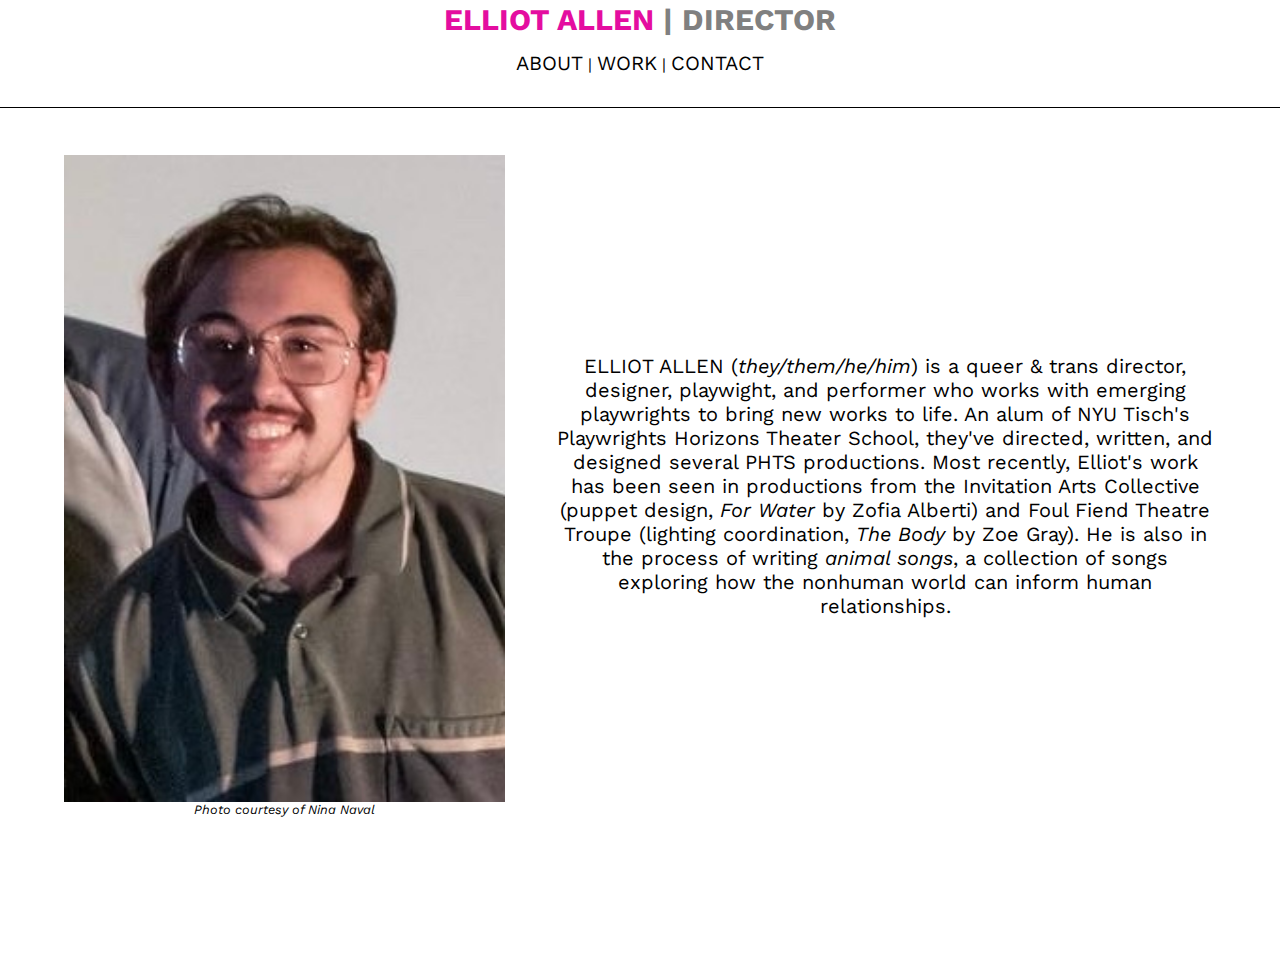
<file: about.html>
<!DOCTYPE html>
<html lang="en">
<head>
    <title>ABOUT | elliot allen</title>
    <meta name="viewport" content="initial-scale=1.0, width=device-width" />
    <meta charset="UTF-8" />
    <link href="resources\index.css" rel="stylesheet">
    <link href="https://fonts.googleapis.com/css2?family=Work+Sans:wght@100;200;300;400;500;600;700;800;900&display=swap" rel="stylesheet" /> 
    <meta charset="UTF-8" />
    <meta name="viewport" content="width=device-width, initial-scale=1.0" /> 
</head>

<body>
<!-- UPDATE FROM INDEX ONCE COMPLETE!-->

    <header id="header">

        <h1><a href="index.html" id="name">ELLIOT ALLEN <span class="secondary">| DIRECTOR</span></a></h1>
    
        <nav class="menu">
            <a href="about.html" class="navlink">ABOUT</a> | <a href="work.html" class="navlink">WORK</a> | <a href="contact.html" class="navlink">CONTACT</a>
        </nav>

    </header>

<main id="aboutMain">

        <label for="headshot" id="headshotLabel">
            <img id="headshot" src="resources\images\headshot_temp.jpeg" alt="Elliot Allen, a white, masculine-presenting person in their 20's, pictured from the chest up wearing a green polo shirt and chunky square glasses. He has brown hair and a brown mustache.">
            <span><i>Photo courtesy of Nina Naval</i></span>
        </label>

        <!--add screenreader grac-->
        <p id="bio">
            <span class="name">ELLIOT ALLEN</span> (<em>they/them/he/him</em>) is a queer & trans director, 
            designer, playwight, and performer who works with emerging playwrights to bring new works to life.
            An alum of NYU Tisch's Playwrights Horizons Theater School, they've directed, written, and designed 
            several PHTS productions. Most recently, Elliot's work has been seen in productions from  the Invitation 
            Arts Collective (puppet design, <i>For Water</i> by Zofia Alberti) and Foul Fiend Theatre Troupe 
            (lighting coordination, <i>The Body</i> by Zoe Gray). He is also in the process of writing <i>animal songs</i>,
            a collection of songs exploring how the nonhuman world can inform human relationships. 
            <br>
            <!--add resume pdf link button-->
        </p>

</main>

</body>




</html>
</file>
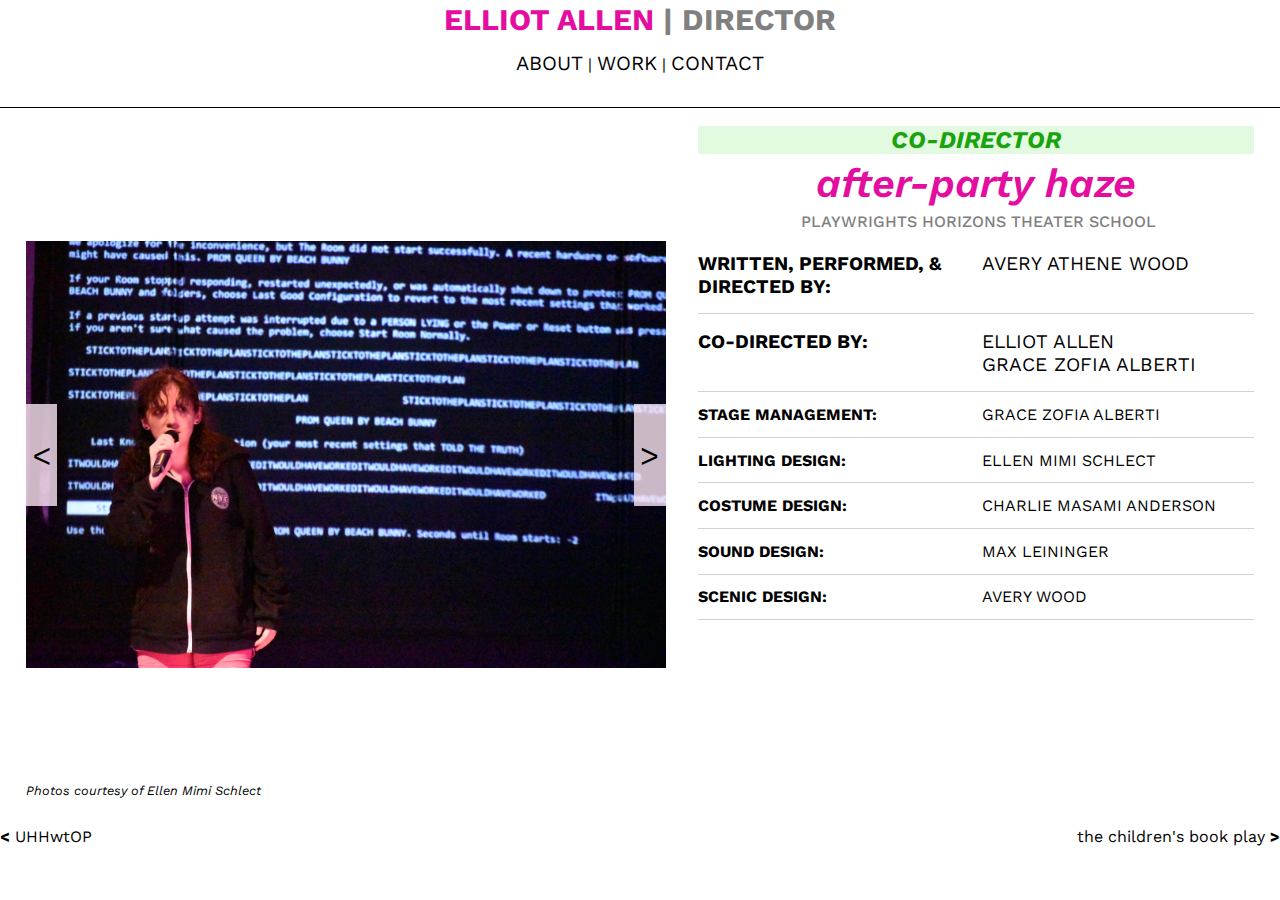
<file: aph.html>
<!DOCTYPE html>

<html>

<head>
  <title>AFTER-PARTY HAZE | elliot allen</title>
  <meta name="viewport" content="initial-scale=1.0, width=device-width" />
  <meta charset="UTF-8" />
  <link href="resources\index.css" rel="stylesheet" />
  <link href="https://fonts.googleapis.com/css2?family=Work+Sans:wght@100;200;300;400;500;600;700;800;900&display=swap" rel="stylesheet" />  
  <script src="resources\projectpage.js"></script>
</head>

<body>
  <header id="header">
    <h1><a href="index.html" id="name">ELLIOT ALLEN <span class="secondary">| DIRECTOR</span></a></h1>

    <nav class="menu">
        <a href="about.html" class="navlink">ABOUT</a> | <a href="work.html" class="navlink">WORK</a> | <a href="contact.html" class="navlink">CONTACT</a>
    </nav>
  </header>

  <main class="project-page"> 

    <div class="image-wrapper">

      <div class="projSlideshow">

        <img class="main-image" id="aphMain" src="resources\images\aph2.JPG" alt=""> 
        
        <div class="projButtonWrapper">
          <a href="previous.html" id="aphPrev" class="projButtons">
            <span>&lt;</span>
          </a>

          <a href="next.html" id="aphNext" class="projButtons">
            <span>&gt;</span>
          </a>
        </div>

      </div>

      <p class="img-cred">Photos courtesy of Ellen Mimi Schlect</p>

    </div>

    <article class="show-info">

      <heading class="main-info">
        <h2 class="role">co-director</h2>
        <h1 class="main-title">after-party haze</h1>
        <h2 class="producer">playwrights horizons theater school</h2>
      </heading>

      <table class="info-table">
        <tbody>
          <tr>
            <th class="th1">written, performed, & <br>directed by:</th> 
            <td class="td1">avery athene wood</td>
          <tr>    
            <th class="th1">co-directed by:</th> 
            <td class="td1">
                elliot allen<br>
                grace zofia alberti
            </td>
          </tr>
          <tr>
            <th class="th2">stage management:</th> 
            <td class="td2">grace zofia alberti</td>
          </tr>  
          <tr>
            <th class="th2">lighting design:</th> 
            <td class="td2">ellen mimi schlect</td>
          </tr>
          <tr>
            <th class="th2">costume design:</th> 
            <td class="td2">charlie masami anderson</td>
          </tr>
          <tr>
            <th class="th2">sound design:</th> 
            <td class="td2">max leininger</td>
          </tr>
          <tr>
            <th class="th2">scenic design:</th> 
            <td class="td2">avery wood</td>
          </tr>
        </tbody>
      </table>

    </article>
    
  </main>  

  <div id="workNavButts">
    <h4 id="workPrev">&lt; <a id="prevLink" href="uhhwtop.html">UHHwtOP</a></h4>
    <h4 id="workNext"><a id="nextLink" href="tcbp.html">the children's book play</a> &gt;</h4>
  </div>

</body>
</html>
</file>
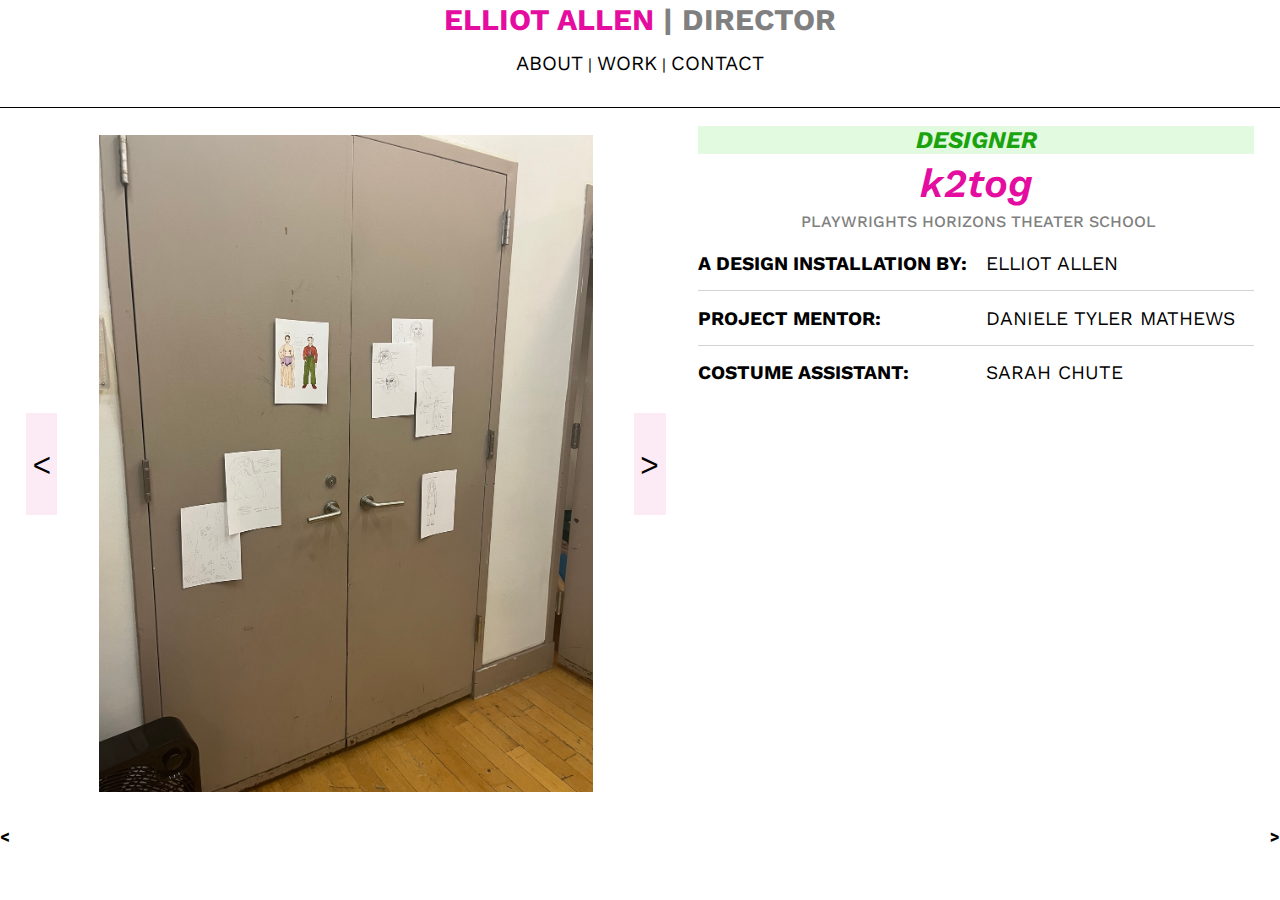
<file: k2tog.html>
<!DOCTYPE html>

<html>

<head>
  <title>k2tog | elliot allen</title>
  <meta name="viewport" content="initial-scale=1.0, width=device-width" />
  <meta charset="UTF-8" />
  <link href="resources\index.css" rel="stylesheet">
  <link href="https://fonts.googleapis.com/css2?family=Work+Sans:wght@100;200;300;400;500;600;700;800;900&display=swap" rel="stylesheet" /> 
  <script src="resources\projectpage.js"></script>
</head>

<body>
  <header id="header">

    <h1><a href="index.html" id="name">ELLIOT ALLEN <span class="secondary">| DIRECTOR</span></a></h1>

    <nav class="menu">
        <a href="about.html" class="navlink">ABOUT</a> | <a href="work.html" class="navlink">WORK</a> | <a href="contact.html" class="navlink">CONTACT</a>
    </nav>

  </header>

  <main class="project-page"> 

    <div class="image-wrapper">

      <div class="projSlideshow">

        <img class="main-image" id="k2togMain" src="resources\images\k2tog1.jpg" alt=""> 
        
        <div class="projButtonWrapper">
          <a href="previous.html" id="k2togPrev" class="projButtons">
            <span>&lt;</span>
          </a>

          <a href="next.html" id="k2togNext" class="projButtons">
            <span>&gt;</span>
          </a>
        </div>

      </div>

    </div>

    <article class="show-info">

      <heading class="main-info">
        <h2 class="role">designer</h2>
        <h1 class="main-title">k2tog</h1>
        <h2 class="producer">playwrights horizons theater school</h2>  
      </heading>

      <table class="info-table">
        <tbody>
          <tr>
            <th class="th1">a design installation by:</th> 
            <td class="td1">elliot allen</td>
          </tr>
          <tr>    
            <th class="th1">project mentor:</th> 
            <td class="td1">daniele tyler mathews</td>
          </tr>
          <tr>
            <th class="th1 last-row">costume assistant:</th> 
            <td class="td1 last-row">sarah chute</td>
          </tr>  
        </tbody>
      </table>
      
    </article>

  </main>  

  <div id="workNavButts">
    <h4 id="workPrev">&lt; <a id="prevLink" href=""></a></h4>
    <h4 id="workNext"><a id="nextLink" href=""></a> &gt;</h4>
  </div>

</body>
</html>
</file>
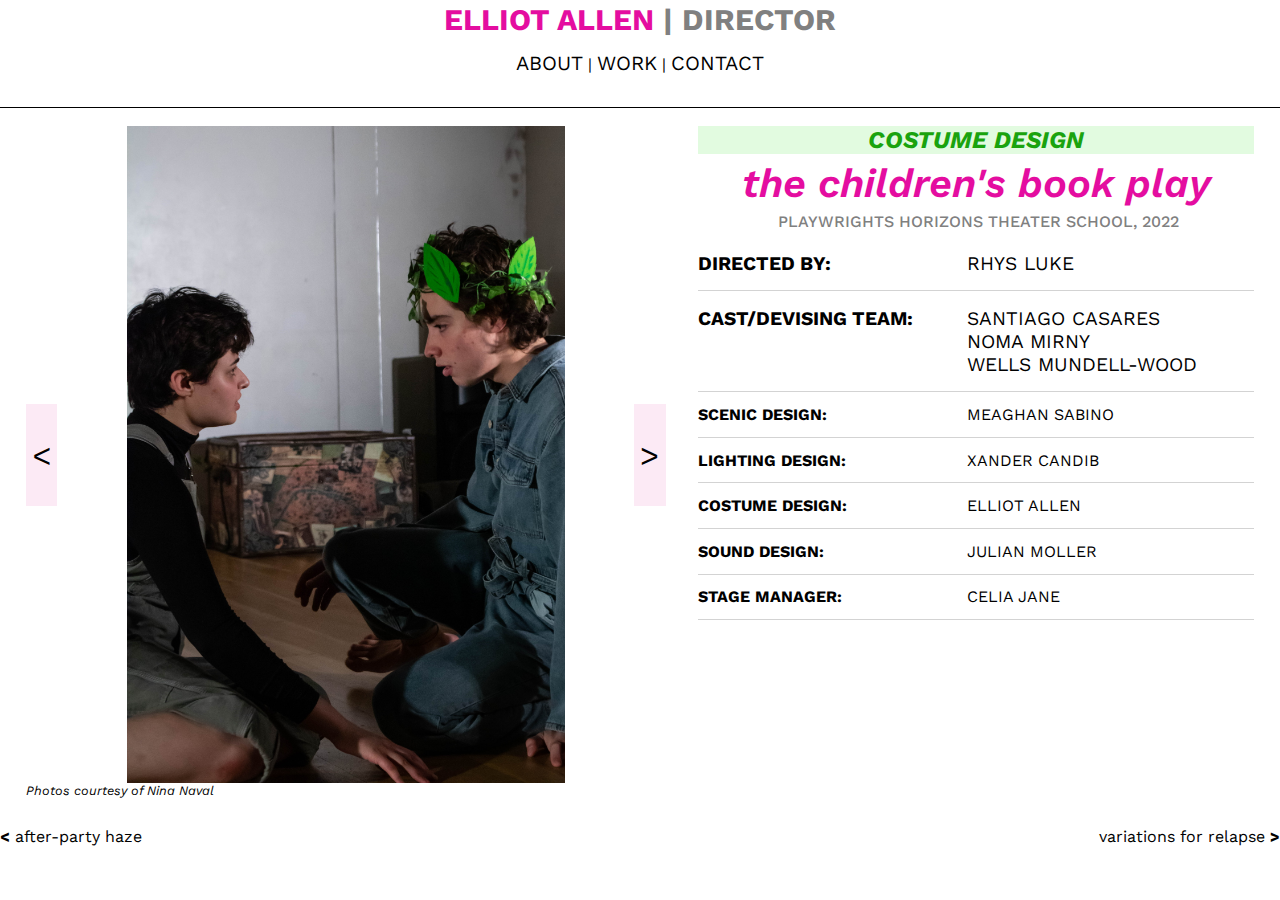
<file: tcbp.html>
<!DOCTYPE html>

<html>

<head>
  <title>THE CHILDREN'S BOOK PLAY | elliot allen</title>
  <meta name="viewport" content="initial-scale=1.0, width=device-width" />
  <meta charset="UTF-8" />
  <link href="resources\index.css" rel="stylesheet" />
  <link href="https://fonts.googleapis.com/css2?family=Work+Sans:wght@100;200;300;400;500;600;700;800;900&display=swap" rel="stylesheet"> 
  <script src="resources\projectpage.js"></script>
</head>

<body>
  <header id="header">
    <h1><a href="index.html" id="name">ELLIOT ALLEN <span class="secondary">| DIRECTOR</span></a></h1>

    <nav class="menu">
        <a href="about.html" class="navlink">ABOUT</a> | <a href="work.html" class="navlink">WORK</a> | <a href="contact.html" class="navlink">CONTACT</a>
    </nav>
  </header>

  <main class="project-page"> 

    <div class="image-wrapper">

      <div class="projSlideshow">

        <img class="main-image" id="tcbpMain" src="resources\images\tcbp7.JPG" alt=""> 
        
        <div class="projButtonWrapper">
          <a href="previous.html" id="tcbpPrev" class="projButtons">
            <span>&lt;</span>
          </a>

          <a href="next.html" id="tcbpNext" class="projButtons">
            <span>&gt;</span>
          </a>
        </div>

      </div>

      <p class="img-cred">Photos courtesy of Nina Naval</p>
      <!--
      <p id="tcbpText">[caption]</p>
      -->

    </div>

    <article class="show-info">

      <heading class="main-info">
        <h2 class="role">costume design</h2>
          <h1 class="main-title">the children's book play</h1>
          <h2 class="producer">playwrights horizons theater school, 2022</h2>
      </heading>

      <table class="info-table">
        <tbody>
          <tr>
            <th class="th1">directed by:</th> 
            <td class="td1">rhys luke</td>
          </tr>
          <tr>    
            <th class="th1">cast/devising team:</th> 
            <td class="td1">
                santiago casares<br>
                noma mirny<br>
                wells mundell-wood
            </td>
          </tr>
          <tr>
            <th class="th2">scenic design:</th> 
            <td class="td2">meaghan sabino</td>
          </tr>
          <tr>
            <th class="th2">lighting design:</th> 
            <td class="td2">xander candib</td>
          </tr>  
          <tr>
            <th class="th2">costume design:</th> 
            <td class="td2">elliot allen</td>
          </tr>  
          <tr>
            <th class="th2">sound design:</th> 
            <td class="td2">julian moller</td>
          </tr>
          <tr>
            <th class="th2">stage manager:</th> 
            <td class="td2">celia jane</td>
          </tr>  
        </tbody>
      </table>

    </article>
    
  </main>  

  <div id="workNavButts">
    <h4 id="workPrev">&lt; <a id="prevLink" href="aph.hmtl">after-party haze</a></h4>
    <h4 id="workNext"><a id="nextLink" href="vfr.html">variations for relapse</a> &gt;</h4>
  </div>

</body>
</html>
</file>
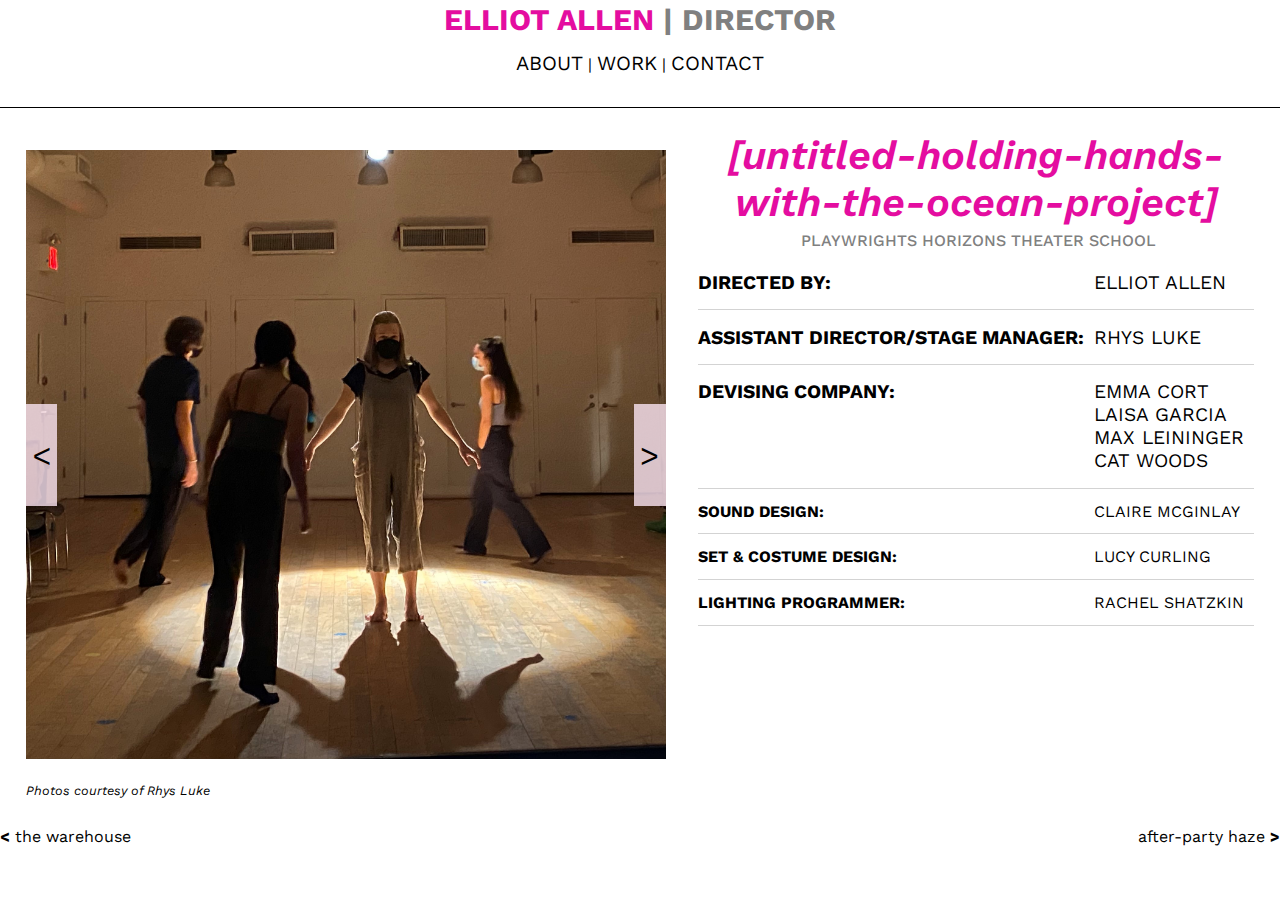
<file: uhhwtop.html>
<!DOCTYPE html>

<html>

<head>
  <title>UHHwtOP | elliot allen</title>
  <meta name="viewport" content="initial-scale=1.0, width=device-width" />
  <meta charset="UTF-8" />
  <link href="resources\index.css" rel="stylesheet" />
  <link href="https://fonts.googleapis.com/css2?family=Work+Sans:wght@100;200;300;400;500;600;700;800;900&display=swap" rel="stylesheet" /> 
  <script src="resources\projectpage.js"></script>
</head>

<body>
  <header id="header">
    <h1><a href="index.html" id="name">ELLIOT ALLEN <span class="secondary">| DIRECTOR</span></a></h1>

    <nav class="menu">
        <a href="about.html" class="navlink">ABOUT</a> | <a href="work.html" class="navlink">WORK</a> | <a href="contact.html" class="navlink">CONTACT</a>
    </nav>
  </header>

  <main class="project-page"> 

    <div class="image-wrapper">

      <div class="projSlideshow">

        <img class="main-image" id="uhhwtopMain" src="resources\images\uhhwtop2.jpg" alt=""> 
        
        <div class="projButtonWrapper">
          <a href="previous.html" id="uhhwtopPrev" class="projButtons">
            <span>&lt;</span>
          </a>

          <a href="next.html" id="uhhwtopNext" class="projButtons">
            <span>&gt;</span>
          </a>
        </div>

      </div>

      <p class="img-cred">Photos courtesy of Rhys Luke</p>

    </div>

    <article class="show-info">

      <heading class="main-info">
        <h1 class="main-title">[untitled-holding-hands-with-the-ocean-project]</h1>
        <h2 class="producer">playwrights horizons theater school</h2>
      </heading>

      <table class="info-table">
        <tbody>
          <tr>
            <th class="th1">directed by:</th> 
            <td class="td1">elliot allen</td>
          <tr>    
            <th class="th1">assistant director/stage manager:</th> 
            <td class="td1">rhys luke</td>
          </tr>
          <tr>
            <th class="th1">devising company:</th> 
            <td class="td1">
              emma cort<br> 
              laisa garcia<br> 
              max leininger<br> 
              cat woods</td>
          </tr>  
          <tr>
            <th class="th2">sound design:</th> 
            <td class="td2">claire mcginlay</td>
          </tr>
          <tr>
            <th class="th2">set & costume design:</th> 
            <td class="td2">lucy curling</td>
          </tr>
          <tr>
            <th class="th2">lighting programmer:</th> 
            <td class="td2">rachel shatzkin</td>
          </tr>
        </tbody>
      </table>

    </article>
    
  </main>  

  <div id="workNavButts">
    <h4 id="workPrev">&lt; <a id="prevLink" href="warehouse.html">the warehouse</a></h4>
    <h4 id="workNext"><a id="nextLink" href="aph.html">after-party haze</a> &gt;</h4>
  </div>

</body>
</html>
</file>
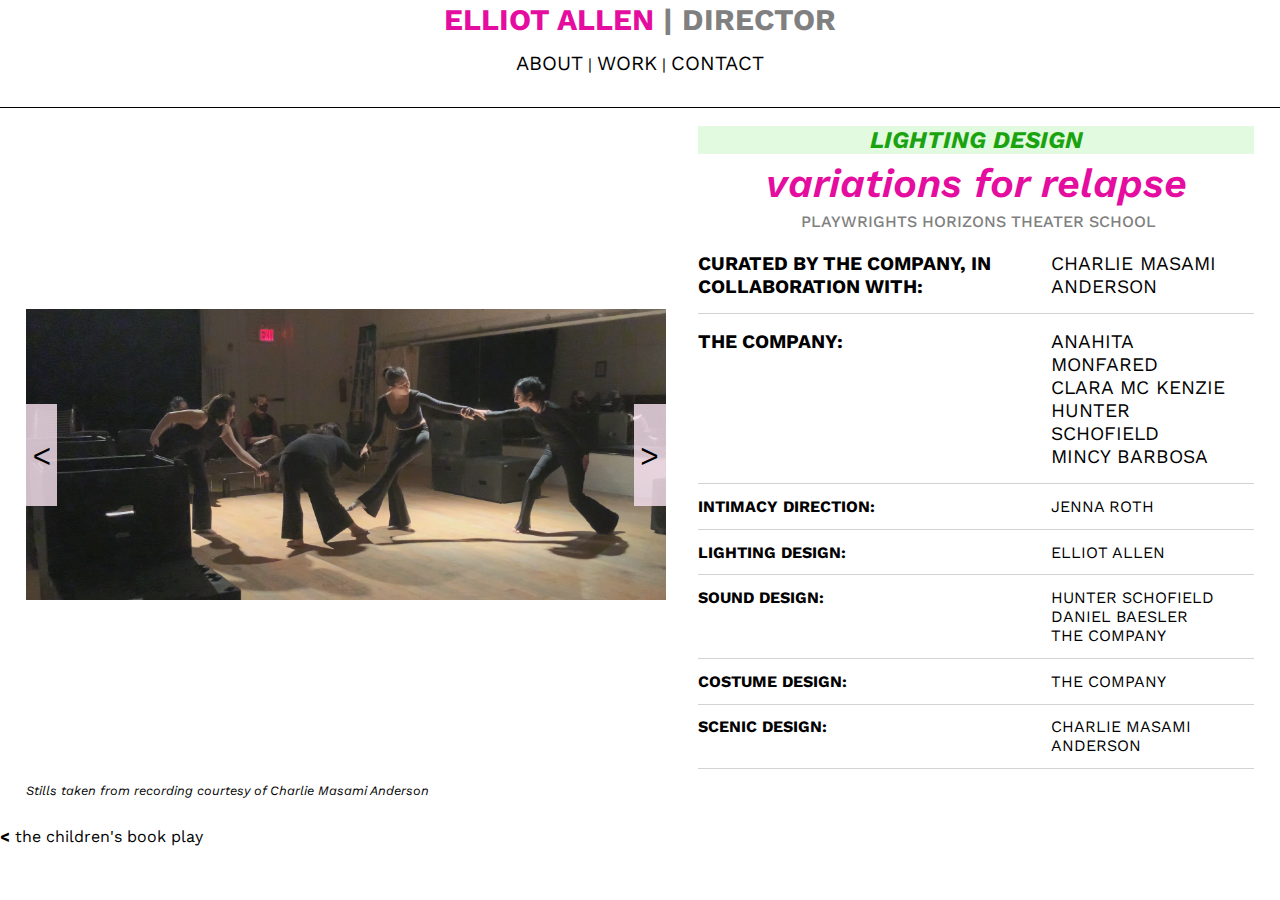
<file: vfr.html>
<!DOCTYPE html>

<html>

<head>
  <title>VARIATIONS FOR RELAPSE | elliot allen</title>
  <meta name="viewport" content="initial-scale=1.0, width=device-width" />
  <meta charset="UTF-8" />
  <link href="resources\index.css" rel="stylesheet" />
  <link href="https://fonts.googleapis.com/css2?family=Work+Sans:wght@100;200;300;400;500;600;700;800;900&display=swap" rel="stylesheet" /> 
  <script src="resources\projectpage.js"></script>
</head>

<body>
  <header id="header">
    <h1><a href="index.html" id="name">ELLIOT ALLEN <span class="secondary">| DIRECTOR</span></a></h1>

    <nav class="menu">
        <a href="about.html" class="navlink">ABOUT</a> | <a href="work.html" class="navlink">WORK</a> | <a href="contact.html" class="navlink">CONTACT</a>
    </nav>
  </header>

  <main class="project-page"> 

    <div class="image-wrapper">

      <div class="projSlideshow">

        <img class="main-image" id="vfrMain" src="resources\images\vfr2.png" alt=""> 
        
        <div class="projButtonWrapper">
          <a href="previous.html" id="vfrPrev" class="projButtons">
            <span>&lt;</span>
          </a>

          <a href="next.html" id="vfrNext" class="projButtons">
            <span>&gt;</span>
          </a>
        </div>

      </div>

      <p class="img-cred">Stills taken from recording courtesy of Charlie Masami Anderson</p>

    </div>

    <article class="show-info">

      <heading class="main-info">
        <h2 class="role">lighting design</h2>
        <h1 class="main-title">variations for relapse</h1>
        <h2 class="producer">playwrights horizons theater school</h2>
      </heading>

      <table class="info-table">
        <tbody>
          <tr>
            <th class="th1">curated by the company, in collaboration with:</th> 
            <td class="td1">charlie masami anderson</td>
          <tr>    
            <th class="th1">the company:</th> 
            <td class="td1">
                anahita monfared<br>
                clara mc kenzie<br>
                hunter schofield<br>
                mincy barbosa
            </td>
          </tr>
          <tr>
            <th class="th2">intimacy direction:</th> 
            <td class="td2">jenna roth</td>
          </tr>  
          <tr>
            <th class="th2">lighting design:</th> 
            <td class="td2">elliot allen</td>
          </tr>
          <tr>
            <th class="th2">sound design:</th> 
            <td class="td2">
                hunter schofield<br>
                daniel baesler<br>
                the company
            </td>
          </tr>
          <tr>
            <th class="th2">costume design:</th> 
            <td class="td2">the company</td>
          </tr>  
          <tr>
            <th class="th2">scenic design:</th> 
            <td class="td2">charlie masami anderson</td>
          </tr>
        </tbody>
      </table>

    </article>
    
  </main>  

  <div id="workNavButts">
    <h4 id="workPrev">&lt; <a id="prevLink" href="tcbp.html">the children's book play</a></h4>
  </div>

</body>
</html>
</file>
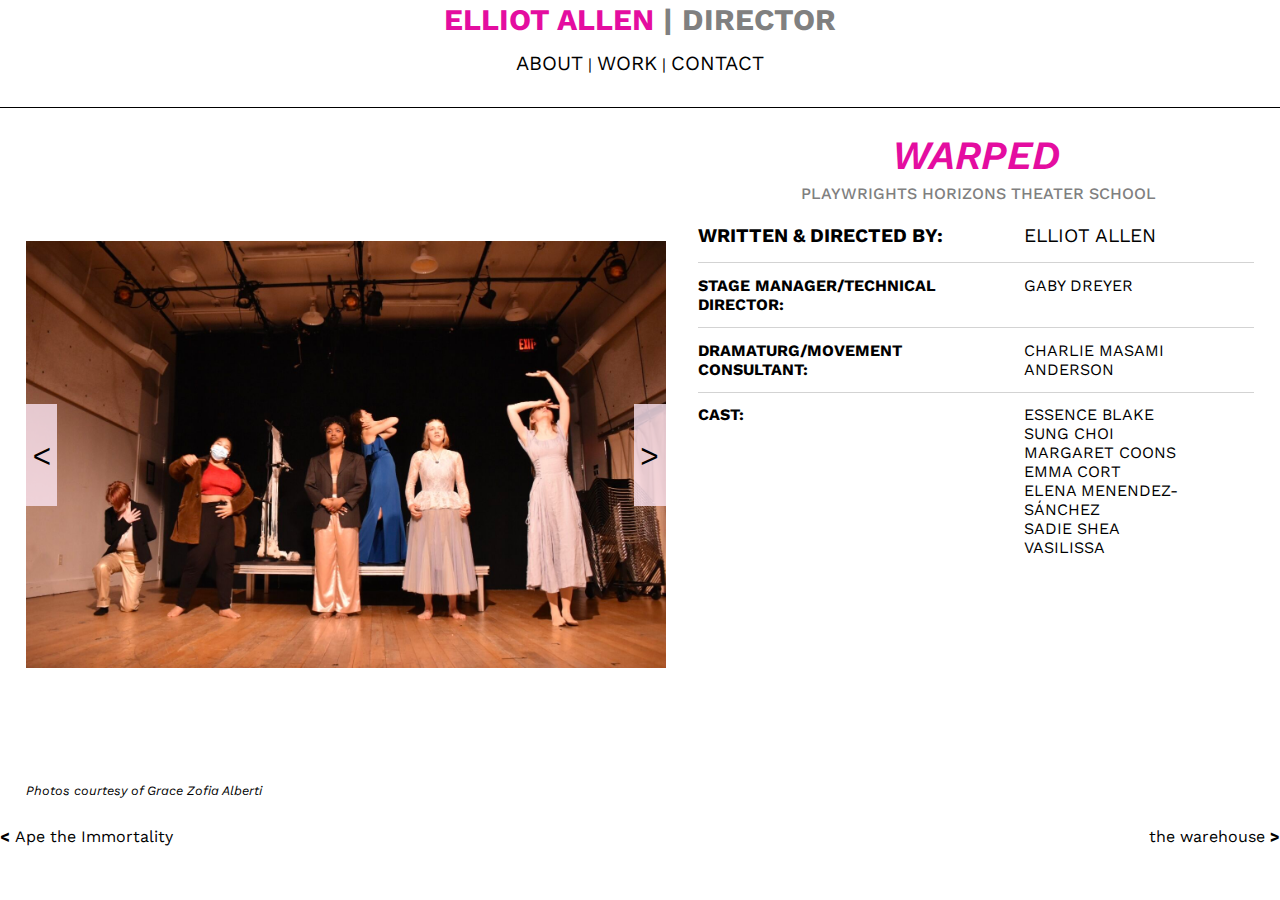
<file: warped.html>
<!DOCTYPE html>

<html>

<head>
  <title>WARPED | elliot allen</title>
  <meta name="viewport" content="initial-scale=1.0, width=device-width" />
  <meta charset="UTF-8" />
  <link href="resources\index.css" rel="stylesheet">
  <link href="https://fonts.googleapis.com/css2?family=Work+Sans:wght@100;200;300;400;500;600;700;800;900&display=swap" rel="stylesheet" /> 
  <script src="resources\projectpage.js"></script>
</head>

<body>
  <header id="header">

    <h1><a href="index.html" id="name">ELLIOT ALLEN <span class="secondary">| DIRECTOR</span></a></h1>

    <nav class="menu">
        <a href="about.html" class="navlink">ABOUT</a> | <a href="work.html" class="navlink">WORK</a> | <a href="contact.html" class="navlink">CONTACT</a>
    </nav>

  </header>

  <main class="project-page"> 

    <div class="image-wrapper">

      <div class="projSlideshow">

        <img class="main-image" id="warpedMain" src="resources\images\warped2.jpg" alt=""> 
        
        <div class="projButtonWrapper">
          <a href="previous.html" id="warpedPrev" class="projButtons">
            <span>&lt;</span>
          </a>

          <a href="next.html" id="warpedNext" class="projButtons">
            <span>&gt;</span>
          </a>
        </div>

      </div>

      <p class="img-cred">Photos courtesy of Grace Zofia Alberti</p>

    </div>

    <article class="show-info">

      <heading class="main-info">
        <h1 class="main-title">WARPED</h1>
        <h2 class="producer">playwrights horizons theater school</h2>  
      </heading>

      <table class="info-table">
        <tbody>
          <tr>
            <th class="th1">written & directed by:</th> 
            <td class="td1">elliot allen</td>
          </tr>
          <tr>    
            <th class="th2">stage manager/technical director:</th> 
            <td class="td2">gaby dreyer</td>
          </tr>
          <tr>
            <th class="th2">dramaturg/movement consultant:</th> 
            <td class="td2">charlie masami anderson</td>
          </tr>
          <tr>
            <th class="th2 last-row">cast:</th> 
            <td class="td2 last-row">
              essence blake<br> 
              sung choi<br> 
              margaret coons<br> 
              emma cort<br> 
              elena menendez-sánchez<br> 
              sadie shea<br> 
              vasilissa</td>
          </tr>  
        </tbody>
      </table>
      
    </article>

  </main> 
  
  <div id="workNavButts">
    <h4 id="workPrev">&lt; <a id="prevLink" href="ati.html">Ape the Immortality</a></h4>
    <h4 id="workNext"><a id="nextLink" href="warehouse.html">the warehouse</a> &gt;</h4>
  </div>

</body>
</html>
</file>
